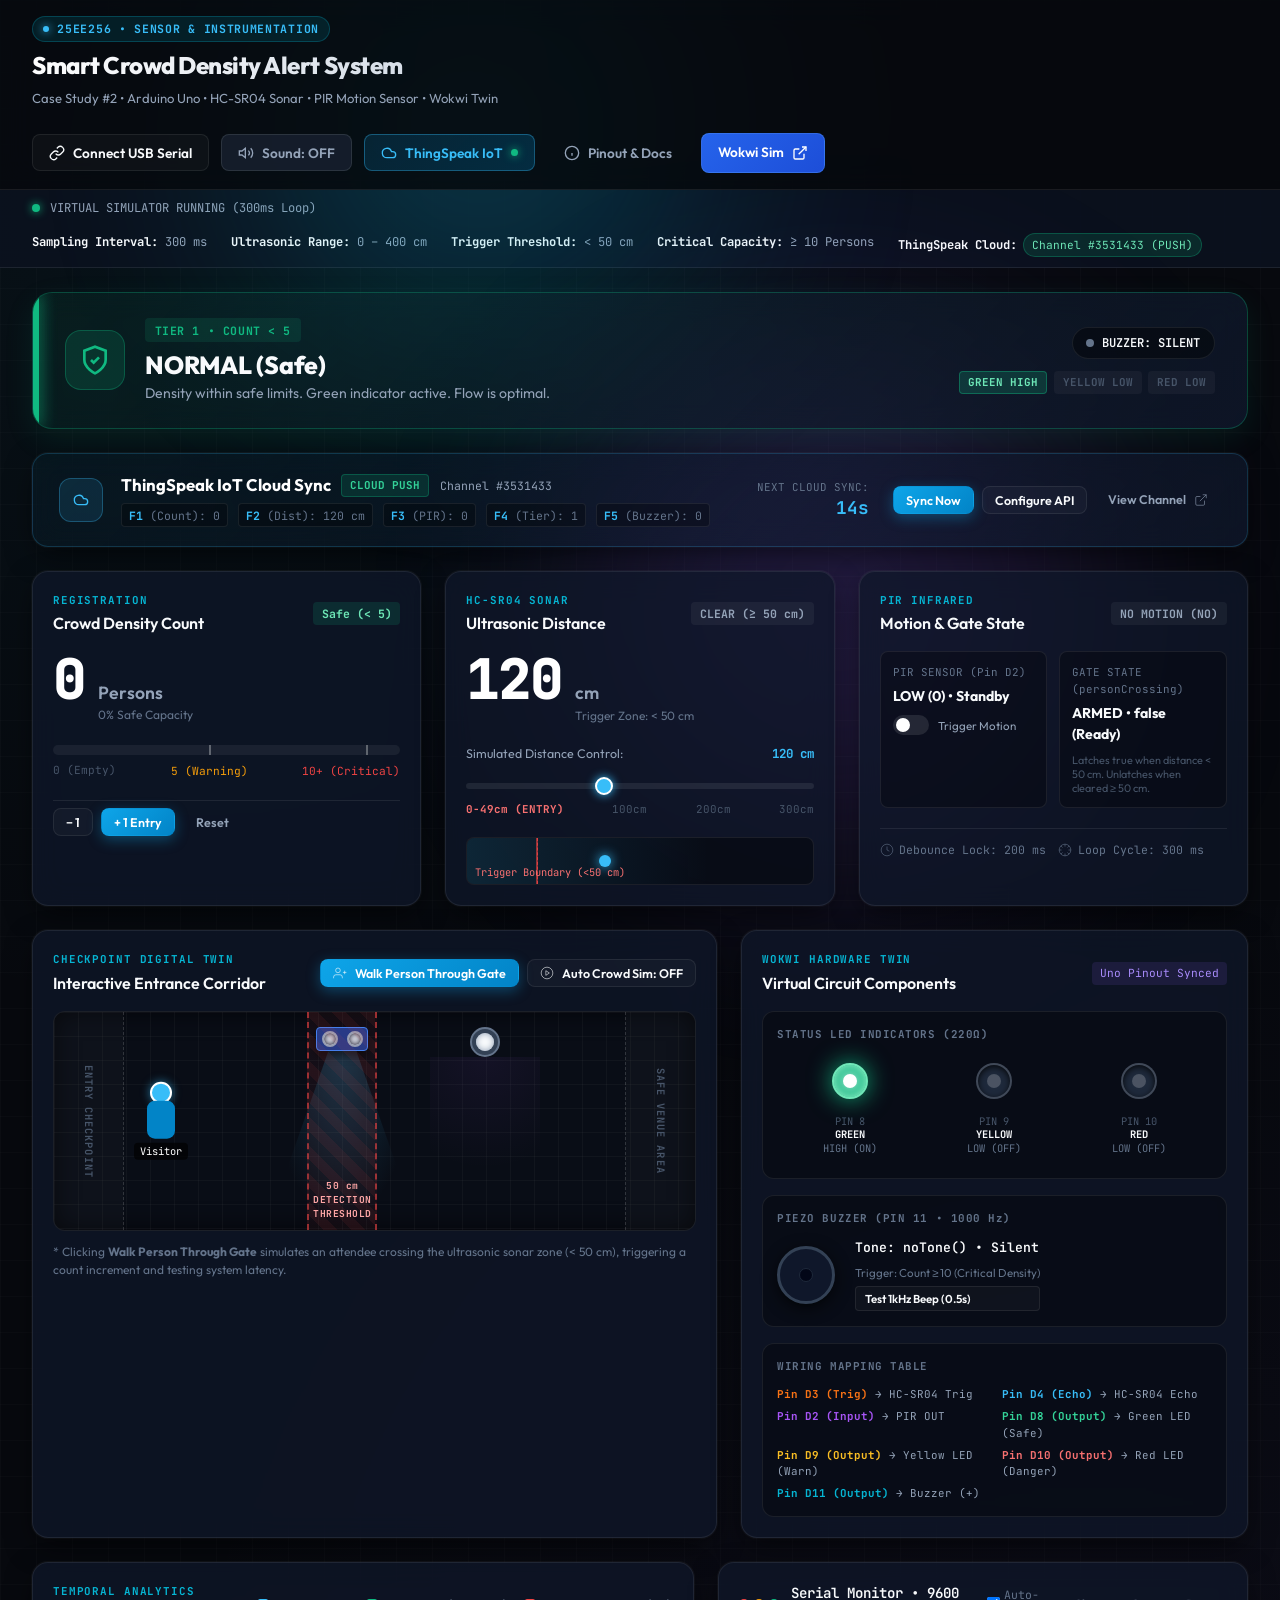
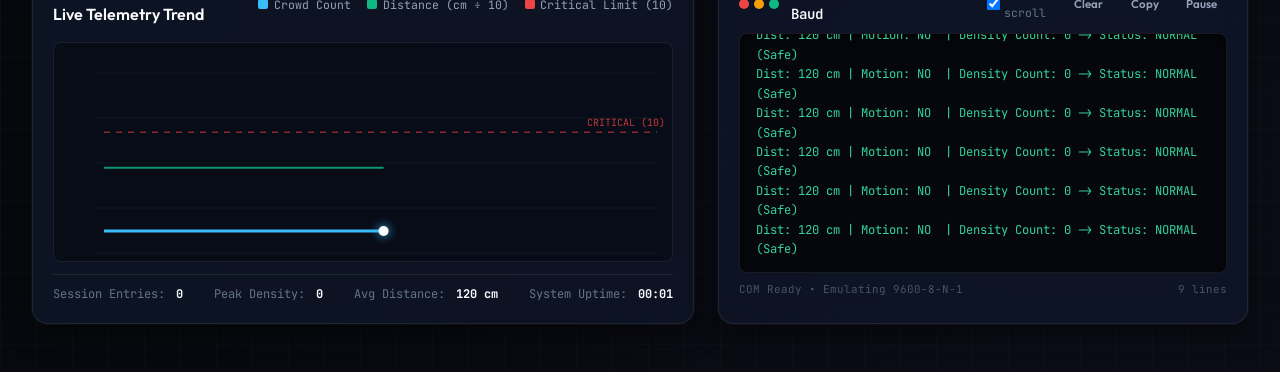
<file: index.html>
<!DOCTYPE html>
<html lang="en">
<head>
  <meta charset="UTF-8">
  <meta name="viewport" content="width=device-width, initial-scale=1.0">
  <title>Smart Crowd Density Alert System | 25EE256</title>
  <meta name="description" content="Interactive IoT & Sensor Telemetry Dashboard for Smart Crowd Density Alert System - Case Study #2 (25EE256 Sensor and Instrumentation).">
  
  <!-- Google Fonts -->
  <link rel="preconnect" href="https://fonts.googleapis.com">
  <link rel="preconnect" href="https://fonts.gstatic.com" crossorigin>
  <link href="https://fonts.googleapis.com/css2?family=JetBrains+Mono:wght@400;500;700&family=Outfit:wght@300;400;500;600;700;800&display=swap" rel="stylesheet">
  
  <link rel="stylesheet" href="style.css">
</head>
<body>
  <!-- Background Glow Accents -->
  <div class="ambient-glow glow-1" id="ambientGlow1"></div>
  <div class="ambient-glow glow-2" id="ambientGlow2"></div>

  <!-- Header Section -->
  <header class="app-header">
    <div class="header-left">
      <div class="badge-tag">
        <span class="pulse-dot"></span>
        <span class="tag-text">25EE256 &bull; SENSOR &amp; INSTRUMENTATION</span>
      </div>
      <h1 class="project-title">Smart Crowd Density Alert System</h1>
      <p class="project-subtitle">Case Study #2 &bull; Arduino Uno &bull; HC-SR04 Sonar &bull; PIR Motion Sensor &bull; Wokwi Twin</p>
    </div>
    
    <div class="header-actions">
      <!-- Web Serial Hardware Connect -->
      <button class="btn btn-outline" id="btnConnectSerial" title="Connect physical Arduino Uno via USB Serial">
        <svg class="icon" viewBox="0 0 24 24" fill="none" stroke="currentColor" stroke-width="2">
          <path d="M10 13a5 5 0 0 0 7.54.54l3-3a5 5 0 0 0-7.07-7.07l-1.72 1.71"></path>
          <path d="M14 11a5 5 0 0 0-7.54-.54l-3 3a5 5 0 0 0 7.07 7.07l1.71-1.71"></path>
        </svg>
        <span id="serialBtnText">Connect USB Serial</span>
      </button>

      <!-- Audio Alarm Toggle -->
      <button class="btn btn-secondary" id="btnAudioToggle" title="Enable/Mute 1kHz Piezo Buzzer Synthesizer">
        <svg class="icon icon-volume" id="audioIcon" viewBox="0 0 24 24" fill="none" stroke="currentColor" stroke-width="2">
          <polygon points="11 5 6 9 2 9 2 15 6 15 11 19 11 5"></polygon>
          <path class="vol-wave" d="M15.54 8.46a5 5 0 0 1 0 7.07"></path>
          <path class="vol-wave" d="M19.07 4.93a10 10 0 0 1 0 14.14"></path>
        </svg>
        <span id="audioBtnText">Sound: OFF</span>
      </button>

      <!-- ThingSpeak IoT Cloud Configuration -->
      <button class="btn btn-thingspeak" id="btnOpenThingSpeak" title="Configure ThingSpeak IoT Cloud API">
        <svg class="icon icon-cloud" viewBox="0 0 24 24" fill="none" stroke="currentColor" stroke-width="2">
          <path d="M17.5 19H9a7 7 0 1 1 6.71-9h1.79a4.5 4.5 0 1 1 0 9Z"></path>
        </svg>
        <span id="thingspeakBtnText">ThingSpeak IoT</span>
        <span class="thingspeak-status-dot" id="tsStatusDot"></span>
      </button>

      <!-- Pinout & Info Modal Button -->
      <button class="btn btn-ghost" id="btnOpenDocs" title="Hardware Pinout & Circuit Schematic">
        <svg class="icon" viewBox="0 0 24 24" fill="none" stroke="currentColor" stroke-width="2">
          <circle cx="12" cy="12" r="10"></circle>
          <line x1="12" y1="16" x2="12" y2="12"></line>
          <line x1="12" y1="8" x2="12.01" y2="8"></line>
        </svg>
        <span>Pinout &amp; Docs</span>
      </button>

      <!-- Wokwi External Link -->
      <a href="https://wokwi.com/projects/476163947415643137" target="_blank" rel="noopener noreferrer" class="btn btn-wokwi" title="Open Simulation in Wokwi">
        <span>Wokwi Sim</span>
        <svg class="icon icon-external" viewBox="0 0 24 24" fill="none" stroke="currentColor" stroke-width="2">
          <path d="M18 13v6a2 2 0 0 1-2 2H5a2 2 0 0 1-2-2V8a2 2 0 0 1 2-2h6"></path>
          <polyline points="15 3 21 3 21 9"></polyline>
          <line x1="10" y1="14" x2="21" y2="3"></line>
        </svg>
      </a>
    </div>
  </header>

  <!-- Live Mode / Source Banner -->
  <div class="system-status-bar" id="systemStatusBar">
    <div class="status-indicator">
      <span class="status-beacon" id="statusBeacon"></span>
      <span class="status-mode-label" id="statusModeLabel">VIRTUAL SIMULATOR RUNNING (300ms Loop)</span>
    </div>
    <div class="status-metrics-strip">
      <div class="strip-item"><strong>Sampling Interval:</strong> 300 ms</div>
      <div class="strip-item"><strong>Ultrasonic Range:</strong> 0 &ndash; 400 cm</div>
      <div class="strip-item"><strong>Trigger Threshold:</strong> &lt; 50 cm</div>
      <div class="strip-item"><strong>Critical Capacity:</strong> &ge; 10 Persons</div>
      <div class="strip-item ts-strip-item" id="tsSyncStripItem">
        <strong>ThingSpeak Cloud:</strong>
        <span class="ts-status-badge" id="tsSyncStatusBadge">Disabled (Click to Config)</span>
      </div>
    </div>
  </div>

  <main class="dashboard-grid">
    <!-- MASTER ALERT BANNER (TIER STATUS) -->
    <section class="card alert-hero tier-normal" id="alertHeroCard">
      <div class="alert-hero-content">
        <div class="alert-icon-wrapper" id="alertIconWrapper">
          <!-- Green Shield by default -->
          <svg class="alert-icon" id="alertHeroIcon" viewBox="0 0 24 24" fill="none" stroke="currentColor" stroke-width="2">
            <path d="M12 22s8-4 8-10V5l-8-3-8 3v7c0 6 8 10 8 10z"></path>
            <path d="m9 12 2 2 4-4"></path>
          </svg>
        </div>
        <div class="alert-info">
          <div class="tier-badge" id="tierBadge">TIER 1 &bull; COUNT &lt; 5</div>
          <h2 class="alert-title" id="alertTitle">NORMAL (Safe)</h2>
          <p class="alert-desc" id="alertDesc">Density within safe limits. Green indicator active. Flow is optimal.</p>
        </div>
      </div>
      <div class="alert-hero-meta">
        <div class="alarm-status-pill" id="buzzerPill">
          <span class="buzzer-pulse-dot" id="buzzerPulseDot"></span>
          <span id="buzzerPillText">BUZZER: SILENT</span>
        </div>
        <div class="led-state-summary" id="ledStateSummary">
          <span class="led-pill led-pill-green active">GREEN HIGH</span>
          <span class="led-pill led-pill-yellow">YELLOW LOW</span>
          <span class="led-pill led-pill-red">RED LOW</span>
        </div>
      </div>
    </section>

    <!-- THINGSPEAK CLOUD TELEMETRY WIDGET -->
    <section class="card thingspeak-cloud-card" id="tsCloudCard">
      <div class="ts-card-left">
        <div class="ts-icon-badge">
          <svg class="icon icon-cloud" viewBox="0 0 24 24" fill="none" stroke="currentColor" stroke-width="2">
            <path d="M17.5 19H9a7 7 0 1 1 6.71-9h1.79a4.5 4.5 0 1 1 0 9Z"></path>
          </svg>
        </div>
        <div class="ts-meta-info">
          <div class="ts-title-row">
            <h3 class="ts-heading">ThingSpeak IoT Cloud Sync</h3>
            <span class="ts-mode-tag" id="tsModeTag">SYNC OFF</span>
            <span class="ts-channel-tag" id="tsChannelTag">Channel: Not Configured</span>
          </div>
          <div class="ts-payload-preview" id="tsPayloadPreview">
            <span class="payload-field"><strong>F1</strong> (Count): <span id="tsF1">-</span></span>
            <span class="payload-field"><strong>F2</strong> (Dist): <span id="tsF2">-</span> cm</span>
            <span class="payload-field"><strong>F3</strong> (PIR): <span id="tsF3">-</span></span>
            <span class="payload-field"><strong>F4</strong> (Tier): <span id="tsF4">-</span></span>
            <span class="payload-field"><strong>F5</strong> (Buzzer): <span id="tsF5">-</span></span>
          </div>
        </div>
      </div>

      <div class="ts-card-right">
        <div class="ts-countdown-wrapper">
          <div class="ts-timer-label">Next Cloud Sync:</div>
          <div class="ts-timer-val" id="tsTimerVal">Ready</div>
        </div>
        <div class="ts-actions">
          <button class="btn btn-sm btn-primary" id="btnTsManualSync" title="Force an immediate push/pull now">Sync Now</button>
          <button class="btn btn-sm btn-outline" id="btnTsConfigure" title="Open ThingSpeak API Settings">Configure API</button>
          <a href="#" target="_blank" rel="noopener noreferrer" class="btn btn-sm btn-ghost" id="btnTsViewChannel" style="display:none;" title="Open Channel on ThingSpeak.com">
            <span>View Channel</span>
            <svg class="icon-tiny" viewBox="0 0 24 24" fill="none" stroke="currentColor"><path d="M18 13v6a2 2 0 0 1-2 2H5a2 2 0 0 1-2-2V8a2 2 0 0 1 2-2h6"></path><polyline points="15 3 21 3 21 9"></polyline><line x1="10" y1="14" x2="21" y2="3"></line></svg>
          </a>
        </div>
      </div>
    </section>

    <!-- KEY TELEMETRY METRICS ROW -->
    <div class="metrics-row">
      <!-- CROWD COUNT CARD -->
      <section class="card metric-card" id="cardCrowd">
        <div class="card-header">
          <div class="metric-title-group">
            <span class="metric-badge">REGISTRATION</span>
            <h3 class="card-label">Crowd Density Count</h3>
          </div>
          <span class="metric-status-tag" id="crowdStatusTag">Safe (< 5)</span>
        </div>
        
        <div class="metric-value-container">
          <div class="metric-large-number" id="crowdCountValue">0</div>
          <div class="metric-unit-col">
            <span class="metric-unit">Persons</span>
            <span class="metric-sub" id="crowdCapacityPct">0% Max Threshold</span>
          </div>
        </div>

        <!-- Progress Gauge Bar -->
        <div class="capacity-gauge-track">
          <div class="gauge-tier-mark mark-5" title="Warning Threshold (5)"></div>
          <div class="gauge-tier-mark mark-10" title="Critical Alarm (10)"></div>
          <div class="capacity-gauge-fill" id="capacityGaugeFill" style="width: 0%;"></div>
        </div>
        <div class="gauge-labels">
          <span>0 (Empty)</span>
          <span class="mid-warn">5 (Warning)</span>
          <span class="max-danger">10+ (Critical)</span>
        </div>

        <!-- Quick Adjustment Actions -->
        <div class="card-action-bar">
          <button class="btn btn-sm btn-outline" id="btnSubCount" title="Decrease Count by 1">&minus; 1</button>
          <button class="btn btn-sm btn-primary" id="btnAddCount" title="Increase Count by 1">+ 1 Entry</button>
          <button class="btn btn-sm btn-ghost" id="btnResetCount" title="Reset Counter to 0">Reset</button>
        </div>
      </section>

      <!-- ULTRASONIC DISTANCE SENSOR (HC-SR04) -->
      <section class="card metric-card" id="cardUltrasonic">
        <div class="card-header">
          <div class="metric-title-group">
            <span class="metric-badge">HC-SR04 SONAR</span>
            <h3 class="card-label">Ultrasonic Distance</h3>
          </div>
          <span class="sonar-trigger-tag" id="sonarTriggerTag">CLEAR (&ge; 50 cm)</span>
        </div>

        <div class="metric-value-container">
          <div class="metric-large-number" id="distanceValue">120</div>
          <div class="metric-unit-col">
            <span class="metric-unit">cm</span>
            <span class="metric-sub">Trigger Zone: &lt; 50 cm</span>
          </div>
        </div>

        <!-- Interactive Distance Slider -->
        <div class="slider-control-group">
          <div class="slider-header">
            <label for="distanceSlider">Simulated Distance Control:</label>
            <span class="slider-display" id="distanceSliderDisplay">120 cm</span>
          </div>
          <input type="range" id="distanceSlider" min="5" max="300" value="120" step="1" class="custom-range">
          <div class="slider-ticks">
            <span class="tick trigger-zone-tick">0-49cm (ENTRY)</span>
            <span>100cm</span>
            <span>200cm</span>
            <span>300cm</span>
          </div>
        </div>

        <!-- Sonar Visualizer Wave Radar -->
        <div class="sonar-mini-radar">
          <div class="radar-beam" id="radarBeam"></div>
          <div class="radar-target" id="radarTarget" style="left: 40%;"></div>
          <div class="radar-threshold-line" title="50cm Trigger Line"></div>
          <span class="radar-zone-label">Trigger Boundary (&lt;50 cm)</span>
        </div>
      </section>

      <!-- PIR MOTION SENSOR & GATE STATE -->
      <section class="card metric-card" id="cardPIR">
        <div class="card-header">
          <div class="metric-title-group">
            <span class="metric-badge">PIR INFRARED</span>
            <h3 class="card-label">Motion &amp; Gate State</h3>
          </div>
          <span class="pir-status-pill" id="pirPill">NO MOTION</span>
        </div>

        <div class="pir-sensors-grid">
          <div class="sensor-mini-tile">
            <span class="tile-label">PIR SENSOR (Pin D2)</span>
            <div class="tile-status" id="pirStatusText">LOW (0) &bull; Standby</div>
            <div class="pir-toggle-wrap">
              <label class="switch-toggle" for="pirToggle">
                <input type="checkbox" id="pirToggle">
                <span class="slider-switch"></span>
              </label>
              <span class="toggle-help">Trigger Motion</span>
            </div>
          </div>

          <div class="sensor-mini-tile">
            <span class="tile-label">GATE STATE (personCrossing)</span>
            <div class="tile-status" id="crossingStatusText">ARMED &bull; false</div>
            <p class="tile-hint">Latches true when distance &lt; 50 cm. Unlatches when cleared &ge; 50 cm.</p>
          </div>
        </div>

        <!-- Debounce & Safety Timing -->
        <div class="system-timing-footer">
          <div class="timing-badge">
            <svg class="icon-tiny" viewBox="0 0 24 24" fill="none" stroke="currentColor"><circle cx="12" cy="12" r="10"></circle><polyline points="12 6 12 12 16 14"></polyline></svg>
            <span>Debounce Lock: 200 ms</span>
          </div>
          <div class="timing-badge">
            <svg class="icon-tiny" viewBox="0 0 24 24" fill="none" stroke="currentColor"><circle cx="12" cy="12" r="10"></circle><path d="M12 2v4M12 18v4M4.93 4.93l2.83 2.83M16.24 16.24l2.83 2.83M2 12h4M18 12h4M4.93 19.07l2.83-2.83M16.24 7.76l2.83-2.83"></path></svg>
            <span>Loop Cycle: 300 ms</span>
          </div>
        </div>
      </section>
    </div>

    <!-- MIDDLE SECTION: DIGITAL TWIN CORRIDOR & HARDWARE BENCH -->
    <div class="middle-layout">
      <!-- 2D DIGITAL TWIN CHECKPOINT CORRIDOR -->
      <section class="card corridor-section" id="corridorSection">
        <div class="card-header">
          <div class="metric-title-group">
            <span class="metric-badge">CHECKPOINT DIGITAL TWIN</span>
            <h3 class="card-label">Interactive Entrance Corridor</h3>
          </div>
          <div class="corridor-controls">
            <button class="btn btn-sm btn-primary" id="btnSimulatePerson">
              <svg class="icon-tiny" viewBox="0 0 24 24" fill="none" stroke="currentColor"><path d="M16 21v-2a4 4 0 0 0-4-4H5a4 4 0 0 0-4 4v2"></path><circle cx="8.5" cy="7.5" r="4"></circle><line x1="20" y1="8" x2="20" y2="14"></line><line x1="23" y1="11" x2="17" y2="11"></line></svg>
              <span>Walk Person Through Gate</span>
            </button>
            <button class="btn btn-sm btn-outline" id="btnAutoTraffic">
              <svg class="icon-tiny" viewBox="0 0 24 24" fill="none" stroke="currentColor"><circle cx="12" cy="12" r="10"></circle><polygon points="10 8 16 12 10 16 10 8"></polygon></svg>
              <span id="autoTrafficText">Auto Crowd Sim: OFF</span>
            </button>
          </div>
        </div>

        <div class="corridor-viewport" id="corridorViewport">
          <!-- Corridor Background & Floor Grid -->
          <div class="corridor-walkway">
            <div class="corridor-flow-arrow"></div>
            <div class="corridor-entry-gate">
              <span class="gate-sign">ENTRY CHECKPOINT</span>
            </div>

            <!-- Ultrasonic Sensor Mount on Wall -->
            <div class="sensor-mount sonar-mount">
              <div class="sensor-device hc-sr04-mini" title="HC-SR04 Sensor (Trig: 3, Echo: 4)">
                <div class="sonar-eye"></div>
                <div class="sonar-eye"></div>
              </div>
              <div class="sonar-field" id="sonarFieldBeam"></div>
            </div>

            <!-- PIR Sensor Mount overhead -->
            <div class="sensor-mount pir-mount">
              <div class="pir-device-mini" title="PIR Motion Sensor (Pin: 2)">
                <div class="pir-dome"></div>
              </div>
              <div class="pir-detection-cone" id="pirCone"></div>
            </div>

            <!-- 50cm Detection Threshold Line -->
            <div class="checkpoint-threshold-zone">
              <div class="threshold-barrier-line"></div>
              <span class="barrier-text">50 cm DETECTION THRESHOLD</span>
            </div>

            <!-- Walking Avatar (Animated) -->
            <div class="avatar-walker" id="avatarWalker">
              <div class="avatar-head"></div>
              <div class="avatar-body"></div>
              <span class="avatar-label" id="avatarLabel">Visitor</span>
            </div>

            <div class="corridor-exit-gate">
              <span class="gate-sign">SAFE VENUE AREA</span>
            </div>
          </div>
        </div>
        <p class="corridor-footnote">
          * Clicking <strong>Walk Person Through Gate</strong> simulates an attendee crossing the ultrasonic sonar zone (&lt; 50 cm), triggering a count increment and testing system latency.
        </p>
      </section>

      <!-- HARDWARE TEST BENCH (WOKWI TWIN) -->
      <section class="card hardware-bench" id="hardwareBench">
        <div class="card-header">
          <div class="metric-title-group">
            <span class="metric-badge">WOKWI HARDWARE TWIN</span>
            <h3 class="card-label">Virtual Circuit Components</h3>
          </div>
          <span class="circuit-chip">Uno Pinout Synced</span>
        </div>

        <div class="hardware-components-grid">
          <!-- 1. LEDs Bank -->
          <div class="hw-module led-bank-module">
            <div class="hw-module-title">STATUS LED INDICATORS (220&Omega;)</div>
            <div class="leds-container">
              <!-- Green LED -->
              <div class="led-fixture">
                <div class="led-bulb led-bulb-green active" id="hwLedGreen">
                  <div class="bulb-core"></div>
                </div>
                <div class="led-reflection green-glow" id="glowGreen"></div>
                <div class="led-meta">
                  <span class="led-pin">PIN 8</span>
                  <span class="led-name">GREEN</span>
                  <span class="led-state" id="stateGreenText">HIGH (ON)</span>
                </div>
              </div>

              <!-- Yellow LED -->
              <div class="led-fixture">
                <div class="led-bulb led-bulb-yellow" id="hwLedYellow">
                  <div class="bulb-core"></div>
                </div>
                <div class="led-reflection yellow-glow" id="glowYellow"></div>
                <div class="led-meta">
                  <span class="led-pin">PIN 9</span>
                  <span class="led-name">YELLOW</span>
                  <span class="led-state" id="stateYellowText">LOW (OFF)</span>
                </div>
              </div>

              <!-- Red LED -->
              <div class="led-fixture">
                <div class="led-bulb led-bulb-red" id="hwLedRed">
                  <div class="bulb-core"></div>
                </div>
                <div class="led-reflection red-glow" id="glowRed"></div>
                <div class="led-meta">
                  <span class="led-pin">PIN 10</span>
                  <span class="led-name">RED</span>
                  <span class="led-state" id="stateRedText">LOW (OFF)</span>
                </div>
              </div>
            </div>
          </div>

          <!-- 2. Piezo Buzzer Module -->
          <div class="hw-module buzzer-module">
            <div class="hw-module-title">PIEZO BUZZER (PIN 11 &bull; 1000 Hz)</div>
            <div class="buzzer-visual-wrapper">
              <div class="buzzer-housing" id="buzzerHousing">
                <div class="buzzer-hole"></div>
                <div class="sound-wave-ring ring-1" id="soundWave1"></div>
                <div class="sound-wave-ring ring-2" id="soundWave2"></div>
                <div class="sound-wave-ring ring-3" id="soundWave3"></div>
              </div>
              <div class="buzzer-info">
                <div class="buzzer-frequency">Tone: <span id="buzzerFreqText">noTone() &bull; Silent</span></div>
                <div class="buzzer-trigger-condition">Trigger: Count &ge; 10 (Critical Density)</div>
                <button class="btn btn-xs btn-outline" id="btnTestBuzzer">Test 1kHz Beep (0.5s)</button>
              </div>
            </div>
          </div>

          <!-- 3. Sensors Summary Pinout -->
          <div class="hw-module pinout-summary-module">
            <div class="hw-module-title">WIRING MAPPING TABLE</div>
            <div class="pinout-compact-table">
              <div class="pin-row"><span class="pin-wire trig">Pin D3 (Trig)</span> &rarr; HC-SR04 Trig</div>
              <div class="pin-row"><span class="pin-wire echo">Pin D4 (Echo)</span> &rarr; HC-SR04 Echo</div>
              <div class="pin-row"><span class="pin-wire pir">Pin D2 (Input)</span> &rarr; PIR OUT</div>
              <div class="pin-row"><span class="pin-wire grn">Pin D8 (Output)</span> &rarr; Green LED (Safe)</div>
              <div class="pin-row"><span class="pin-wire yel">Pin D9 (Output)</span> &rarr; Yellow LED (Warn)</div>
              <div class="pin-row"><span class="pin-wire red">Pin D10 (Output)</span> &rarr; Red LED (Danger)</div>
              <div class="pin-row"><span class="pin-wire bz">Pin D11 (Output)</span> &rarr; Buzzer (+)</div>
            </div>
          </div>
        </div>
      </section>
    </div>

    <!-- LOWER SECTION: LIVE TELEMETRY CHART & SERIAL MONITOR -->
    <div class="lower-layout">
      <!-- REAL-TIME TELEMETRY CHART -->
      <section class="card chart-section" id="chartSection">
        <div class="card-header">
          <div class="metric-title-group">
            <span class="metric-badge">TEMPORAL ANALYTICS</span>
            <h3 class="card-label">Live Telemetry Trend</h3>
          </div>
          <div class="chart-legend">
            <span class="legend-item"><span class="legend-color legend-crowd"></span> Crowd Count</span>
            <span class="legend-item"><span class="legend-color legend-distance"></span> Distance (cm &divide; 10)</span>
            <span class="legend-item"><span class="legend-color legend-threshold"></span> Critical Limit (10)</span>
          </div>
        </div>

        <div class="canvas-container">
          <canvas id="telemetryChart" width="800" height="260"></canvas>
        </div>

        <div class="chart-stats-bar">
          <div class="cstat">
            <span class="cstat-lbl">Session Entries:</span>
            <span class="cstat-val" id="totalEntriesStat">0</span>
          </div>
          <div class="cstat">
            <span class="cstat-lbl">Peak Density:</span>
            <span class="cstat-val" id="peakDensityStat">0</span>
          </div>
          <div class="cstat">
            <span class="cstat-lbl">Avg Distance:</span>
            <span class="cstat-val" id="avgDistanceStat">120 cm</span>
          </div>
          <div class="cstat">
            <span class="cstat-lbl">System Uptime:</span>
            <span class="cstat-val" id="uptimeStat">00:00</span>
          </div>
        </div>
      </section>

      <!-- ARDUINO SERIAL MONITOR CONSOLE -->
      <section class="card terminal-section" id="terminalSection">
        <div class="card-header terminal-header">
          <div class="terminal-title-group">
            <div class="terminal-dots">
              <span class="tdot red"></span>
              <span class="tdot yellow"></span>
              <span class="tdot green"></span>
            </div>
            <span class="card-label terminal-title">Serial Monitor &bull; 9600 Baud</span>
          </div>
          
          <div class="terminal-actions">
            <label class="autoscroll-label">
              <input type="checkbox" id="chkAutoScroll" checked>
              <span>Auto-scroll</span>
            </label>
            <button class="btn btn-xs btn-ghost" id="btnClearTerminal" title="Clear console">Clear</button>
            <button class="btn btn-xs btn-ghost" id="btnCopyTerminal" title="Copy output">Copy</button>
            <button class="btn btn-xs btn-ghost" id="btnPauseTerminal" title="Pause stream">Pause</button>
          </div>
        </div>

        <div class="terminal-body" id="terminalBody">
          <!-- Dynamic serial print output will be rendered here -->
        </div>

        <div class="terminal-footer">
          <span class="terminal-status-info" id="terminalStatusInfo">COM Ready &bull; Emulating 9600-8-N-1</span>
          <span class="terminal-count-info" id="terminalLineCount">0 lines</span>
        </div>
      </section>
    </div>
  </main>

  <!-- MODAL: PINOUT REFERENCE & CASE STUDY DOCUMENTATION -->
  <div class="modal-backdrop" id="docsModal" aria-hidden="true">
    <div class="modal-dialog">
      <div class="modal-header">
        <div class="modal-title-group">
          <span class="badge-tag">LAB SPECIFICATION</span>
          <h2>25EE256 - Sensor &amp; Instrumentation Case Study #2</h2>
        </div>
        <button class="btn-close-modal" id="btnCloseModal" aria-label="Close dialog">&times;</button>
      </div>

      <div class="modal-content">
        <h3>1. System Description</h3>
        <p>
          The <strong>Smart Crowd Density Alert System</strong> monitors foot-traffic through an access corridor using an 
          <strong>HC-SR04 ultrasonic distance sensor</strong> to measure target proximity and a <strong>PIR motion sensor</strong> 
          to verify occupant presence.
        </p>

        <h3>2. State Machine &amp; Alert Tiers</h3>
        <table class="specs-table">
          <thead>
            <tr>
              <th>Tier Level</th>
              <th>Crowd Count</th>
              <th>Green LED (D8)</th>
              <th>Yellow LED (D9)</th>
              <th>Red LED (D10)</th>
              <th>Buzzer (D11)</th>
              <th>Diagnostic Action</th>
            </tr>
          </thead>
          <tbody>
            <tr>
              <td><strong>Tier 1: Normal</strong></td>
              <td>&lt; 5</td>
              <td><span class="badge green">HIGH</span></td>
              <td>LOW</td>
              <td>LOW</td>
              <td>noTone()</td>
              <td>Safe passage; optimal density</td>
            </tr>
            <tr>
              <td><strong>Tier 2: Warning</strong></td>
              <td>5 to 9</td>
              <td>LOW</td>
              <td><span class="badge yellow">HIGH</span></td>
              <td>LOW</td>
              <td>noTone()</td>
              <td>Approaching venue capacity</td>
            </tr>
            <tr>
              <td><strong>Tier 3: Critical</strong></td>
              <td>&ge; 10</td>
              <td>LOW</td>
              <td>LOW</td>
              <td><span class="badge red">HIGH</span></td>
              <td><span class="badge red">tone(1000Hz)</span></td>
              <td>OVERCROWDED! Evacuation / Diversion</td>
            </tr>
          </tbody>
        </table>

        <h3>3. Physics &amp; Sensing Formulas</h3>
        <ul>
          <li><strong>Ultrasonic Time-of-Flight:</strong> <code>distance (cm) = (duration &times; 0.0343) / 2</code> where sound speed is 343 m/s in air.</li>
          <li><strong>Entry Registration:</strong> Counts when <code>distance &lt; 50 cm</code> and unlatches once <code>distance &ge; 50 cm</code> with a 200ms debounce.</li>
          <li><strong>Execution Period:</strong> Main loop executes every <code>300 ms</code>.</li>
        </ul>

        <h3>4. Web Serial Physical Bridge</h3>
        <p>
          You can flash this Arduino code directly onto a real Arduino Uno via the Arduino IDE, connect your board to this PC via USB, and click <strong>"Connect USB Serial"</strong> at 9600 baud. The web application will automatically switch to hardware parsing mode!
        </p>
      </div>
      
      <div class="modal-footer">
        <a href="https://wokwi.com/projects/476163947415643137" target="_blank" class="btn btn-wokwi">Open Original Wokwi Project</a>
        <button class="btn btn-primary" id="btnModalCloseAction">Close</button>
      </div>
    </div>
  </div>

  <!-- MODAL: THINGSPEAK IOT CLOUD CONFIGURATION -->
  <div class="modal-backdrop" id="thingspeakModal" aria-hidden="true">
    <div class="modal-dialog ts-modal-dialog">
      <div class="modal-header">
        <div class="modal-title-group">
          <div class="badge-tag">
            <span class="pulse-dot"></span>
            <span>MATHWORKS THINGSPEAK IOT</span>
          </div>
          <h2>Configure ThingSpeak Cloud API</h2>
          <p class="modal-subheading">Sync telemetry between your Crowd Density system and ThingSpeak IoT channels.</p>
        </div>
        <button class="btn-close-modal" id="btnCloseTsModal" aria-label="Close dialog">&times;</button>
      </div>

      <div class="modal-content ts-modal-content">
        <!-- Status Message Banner -->
        <div class="ts-alert-box" id="tsAlertBox" style="display:none;"></div>

        <form id="tsApiForm" onsubmit="return false;">
          <div class="ts-form-grid">
            <!-- Channel ID -->
            <div class="form-group">
              <label for="tsInputChannelId">ThingSpeak Channel ID <span class="req">*</span></label>
              <input type="text" id="tsInputChannelId" class="form-input" placeholder="e.g. 3531433" value="3531433" required>
              <span class="form-help">Found on your ThingSpeak Channel page.</span>
            </div>

            <!-- Sync Direction Mode -->
            <div class="form-group">
              <label for="tsSelectMode">Sync Direction</label>
              <select id="tsSelectMode" class="form-select">
                <option value="push" selected>Push (Publish local telemetry to ThingSpeak)</option>
                <option value="pull">Pull (Monitor remote hardware from ThingSpeak)</option>
              </select>
              <span class="form-help">Push sends simulated/USB data; Pull fetches remote channel feeds.</span>
            </div>

            <!-- Write API Key -->
            <div class="form-group">
              <label for="tsInputWriteKey">Write API Key (Required for Push)</label>
              <div class="input-with-action">
                <input type="password" id="tsInputWriteKey" class="form-input" placeholder="16-character Write Key" value="SMC6F9WGAFKCSOA1">
                <button type="button" class="btn-input-eye" id="btnToggleWriteKey" title="Toggle visibility">👁</button>
              </div>
              <span class="form-help">From Channel &rarr; API Keys tab.</span>
            </div>

            <!-- Read API Key -->
            <div class="form-group">
              <label for="tsInputReadKey">Read API Key (Optional for Public channels)</label>
              <div class="input-with-action">
                <input type="password" id="tsInputReadKey" class="form-input" placeholder="16-character Read Key" value="CZEXV3R3Z6256614">
                <button type="button" class="btn-input-eye" id="btnToggleReadKey" title="Toggle visibility">👁</button>
              </div>
              <span class="form-help">Required if your channel is set to Private.</span>
            </div>

            <!-- Update Interval -->
            <div class="form-group">
              <label for="tsSelectInterval">Update Interval</label>
              <select id="tsSelectInterval" class="form-select">
                <option value="15000">15 Seconds (ThingSpeak Free Tier standard)</option>
                <option value="20000">20 Seconds</option>
                <option value="30000">30 Seconds</option>
                <option value="60000">60 Seconds</option>
              </select>
              <span class="form-help">ThingSpeak rate limit: 1 update per 15 seconds.</span>
            </div>

            <!-- Auto Sync Toggle -->
            <div class="form-group form-group-checkbox">
              <label class="switch-toggle" for="tsAutoSyncToggle">
                <input type="checkbox" id="tsAutoSyncToggle" checked>
                <span class="slider-switch"></span>
              </label>
              <div class="switch-info">
                <strong>Enable Automatic Cloud Sync</strong>
                <span class="form-help">Periodically push or poll data at the chosen interval.</span>
              </div>
            </div>
          </div>
        </form>

        <!-- Field Mappings Accordion / Summary -->
        <div class="ts-field-guide">
          <h4>ThingSpeak Field Assignment Mapping:</h4>
          <div class="ts-fields-grid">
            <div class="ts-fitem"><span class="f-badge">Field 1</span> <strong>Crowd Density Count</strong> (0 to 15+)</div>
            <div class="ts-fitem"><span class="f-badge">Field 2</span> <strong>Distance</strong> (cm from HC-SR04)</div>
            <div class="ts-fitem"><span class="f-badge">Field 3</span> <strong>PIR Motion</strong> (0: None, 1: Active)</div>
            <div class="ts-fitem"><span class="f-badge">Field 4</span> <strong>Status Tier</strong> (1: Normal, 2: Warn, 3: Danger)</div>
            <div class="ts-fitem"><span class="f-badge">Field 5</span> <strong>Buzzer State</strong> (0: Silent, 1: Sounding)</div>
          </div>
        </div>

        <!-- Live Diagnostics Log for ThingSpeak -->
        <div class="ts-diagnostics-box" id="tsDiagnosticsBox">
          <div class="ts-diag-header">API Diagnostics Output:</div>
          <div class="ts-diag-content" id="tsDiagContent">No tests performed yet. Enter your keys and click "Test Connection".</div>
        </div>
      </div>

      <div class="modal-footer ts-modal-footer">
        <button class="btn btn-danger-ghost" id="btnClearTsConfig">Clear &amp; Disconnect</button>
        <button class="btn btn-outline" id="btnTestTsConnection">Test Connection</button>
        <button class="btn btn-primary" id="btnSaveTsConfig">Save &amp; Start Sync</button>
      </div>
    </div>
  </div>

  <script src="app.js"></script>
</body>
</html>
</file>
<file: style.css>
/* ==========================================================================
   Smart Crowd Density Alert System - Case Study #2 (25EE256)
   Advanced Design System & Cyber-Physical IoT Dashboard Stylesheet
   ========================================================================== */

:root {
  /* Color Palette Tokens */
  --bg-primary: #07090e;
  --bg-secondary: #0e131f;
  --bg-surface: rgba(18, 25, 41, 0.72);
  --bg-surface-elevated: rgba(26, 36, 58, 0.85);
  --bg-glass-card: rgba(15, 23, 42, 0.75);
  
  --border-subtle: rgba(255, 255, 255, 0.08);
  --border-focus: rgba(56, 189, 248, 0.45);
  
  --text-main: #f8fafc;
  --text-secondary: #94a3b8;
  --text-muted: #64748b;
  --text-dim: #475569;

  /* State Colors & Glows */
  --color-green: #10b981;
  --color-green-glow: rgba(16, 185, 129, 0.35);
  --color-yellow: #f59e0b;
  --color-yellow-glow: rgba(245, 158, 11, 0.35);
  --color-red: #ef4444;
  --color-red-glow: rgba(239, 68, 68, 0.45);
  --color-cyan: #06b6d4;
  --color-cyan-glow: rgba(6, 182, 212, 0.35);
  --color-purple: #8b5cf6;

  /* Typography */
  --font-sans: 'Outfit', -apple-system, BlinkMacSystemFont, "Segoe UI", Roboto, sans-serif;
  --font-mono: 'JetBrains Mono', monospace;

  /* Layout & Elevations */
  --radius-sm: 8px;
  --radius-md: 12px;
  --radius-lg: 16px;
  --radius-xl: 20px;
  --shadow-card: 0 10px 30px -5px rgba(0, 0, 0, 0.6), 0 0 1px 1px rgba(255, 255, 255, 0.05);
  --shadow-glow: 0 0 25px rgba(56, 189, 248, 0.25);
  
  --transition-fast: 0.18s cubic-bezier(0.4, 0, 0.2, 1);
  --transition-normal: 0.3s cubic-bezier(0.4, 0, 0.2, 1);
}

/* Base Reset & Layout */
* {
  box-sizing: border-box;
  margin: 0;
  padding: 0;
}

body {
  background-color: var(--bg-primary);
  color: var(--text-main);
  font-family: var(--font-sans);
  min-height: 100vh;
  overflow-x: hidden;
  line-height: 1.5;
  position: relative;
  background-image: 
    radial-gradient(circle at 15% 10%, rgba(6, 182, 212, 0.05) 0%, transparent 40%),
    radial-gradient(circle at 85% 90%, rgba(139, 92, 246, 0.04) 0%, transparent 45%),
    linear-gradient(rgba(255, 255, 255, 0.015) 1px, transparent 1px),
    linear-gradient(90deg, rgba(255, 255, 255, 0.015) 1px, transparent 1px);
  background-size: 100% 100%, 100% 100%, 36px 36px, 36px 36px;
}

/* Ambient Backdrops */
.ambient-glow {
  position: fixed;
  border-radius: 50%;
  filter: blur(120px);
  pointer-events: none;
  z-index: 0;
  opacity: 0.22;
  transition: background 0.8s ease, opacity 0.8s ease;
}

.glow-1 {
  width: 450px;
  height: 450px;
  top: -100px;
  left: 20%;
  background: var(--color-cyan);
}

.glow-2 {
  width: 500px;
  height: 500px;
  bottom: 5%;
  right: 15%;
  background: var(--color-purple);
}

/* Header Styles */
.app-header {
  position: sticky;
  top: 0;
  z-index: 50;
  backdrop-filter: blur(16px);
  background: rgba(7, 9, 14, 0.82);
  border-bottom: 1px solid var(--border-subtle);
  padding: 1rem 2rem;
  display: flex;
  justify-content: space-between;
  align-items: center;
  gap: 1.5rem;
  flex-wrap: wrap;
}

.header-left {
  display: flex;
  flex-direction: column;
  gap: 0.35rem;
}

.badge-tag {
  display: inline-flex;
  align-items: center;
  gap: 0.5rem;
  background: rgba(6, 182, 212, 0.12);
  border: 1px solid rgba(6, 182, 212, 0.25);
  color: #38bdf8;
  font-family: var(--font-mono);
  font-size: 0.72rem;
  font-weight: 700;
  padding: 0.2rem 0.65rem;
  border-radius: 20px;
  letter-spacing: 0.06em;
  width: fit-content;
}

.pulse-dot {
  width: 6px;
  height: 6px;
  border-radius: 50%;
  background: #38bdf8;
  box-shadow: 0 0 8px #38bdf8;
  animation: pulse-dot 1.8s infinite;
}

@keyframes pulse-dot {
  0%, 100% { opacity: 1; transform: scale(1); }
  50% { opacity: 0.4; transform: scale(0.8); }
}

.project-title {
  font-size: 1.5rem;
  font-weight: 800;
  letter-spacing: -0.02em;
  background: linear-gradient(135deg, #ffffff 0%, #cbd5e1 100%);
  -webkit-background-clip: text;
  -webkit-text-fill-color: transparent;
}

.project-subtitle {
  font-size: 0.82rem;
  color: var(--text-secondary);
  font-weight: 400;
}

.header-actions {
  display: flex;
  align-items: center;
  gap: 0.75rem;
  flex-wrap: wrap;
}

/* Buttons */
.btn {
  display: inline-flex;
  align-items: center;
  gap: 0.5rem;
  font-family: var(--font-sans);
  font-size: 0.85rem;
  font-weight: 600;
  padding: 0.55rem 1rem;
  border-radius: var(--radius-sm);
  cursor: pointer;
  border: 1px solid transparent;
  transition: all var(--transition-fast);
  text-decoration: none;
  white-space: nowrap;
}

.btn-primary {
  background: linear-gradient(135deg, #0ea5e9 0%, #0284c7 100%);
  color: #ffffff;
  box-shadow: 0 4px 14px rgba(14, 165, 233, 0.35);
}

.btn-primary:hover {
  background: linear-gradient(135deg, #38bdf8 0%, #0ea5e9 100%);
  box-shadow: 0 6px 20px rgba(14, 165, 233, 0.5);
  transform: translateY(-1px);
}

.btn-outline {
  background: rgba(255, 255, 255, 0.03);
  border-color: var(--border-subtle);
  color: var(--text-main);
}

.btn-outline:hover {
  background: rgba(255, 255, 255, 0.08);
  border-color: rgba(255, 255, 255, 0.2);
  transform: translateY(-1px);
}

.btn-secondary {
  background: rgba(30, 41, 59, 0.6);
  border-color: rgba(255, 255, 255, 0.1);
  color: var(--text-secondary);
}

.btn-secondary:hover {
  background: rgba(51, 65, 85, 0.7);
  color: var(--text-main);
}

.btn-secondary.active {
  background: rgba(16, 185, 129, 0.15);
  border-color: rgba(16, 185, 129, 0.4);
  color: var(--color-green);
}

.btn-ghost {
  background: transparent;
  color: var(--text-secondary);
}

.btn-ghost:hover {
  background: rgba(255, 255, 255, 0.05);
  color: var(--text-main);
}

.btn-wokwi {
  background: linear-gradient(135deg, #2563eb 0%, #1d4ed8 100%);
  color: #ffffff;
  border-color: rgba(96, 165, 250, 0.3);
}

.btn-wokwi:hover {
  box-shadow: 0 4px 16px rgba(37, 99, 235, 0.4);
  transform: translateY(-1px);
}

.btn-sm {
  font-size: 0.78rem;
  padding: 0.35rem 0.75rem;
}

.btn-xs {
  font-size: 0.72rem;
  padding: 0.25rem 0.55rem;
  border-radius: 4px;
}

.icon {
  width: 16px;
  height: 16px;
}

.icon-tiny {
  width: 14px;
  height: 14px;
}

/* Status Bar */
.system-status-bar {
  background: rgba(11, 17, 30, 0.9);
  border-bottom: 1px solid var(--border-subtle);
  padding: 0.6rem 2rem;
  display: flex;
  justify-content: space-between;
  align-items: center;
  font-size: 0.76rem;
  color: var(--text-secondary);
  font-family: var(--font-mono);
  flex-wrap: wrap;
  gap: 1rem;
}

.status-indicator {
  display: flex;
  align-items: center;
  gap: 0.6rem;
}

.status-beacon {
  width: 8px;
  height: 8px;
  border-radius: 50%;
  background: var(--color-green);
  box-shadow: 0 0 8px var(--color-green);
  animation: beacon-blink 1.5s infinite;
}

@keyframes beacon-blink {
  0%, 100% { opacity: 1; }
  50% { opacity: 0.3; }
}

.status-metrics-strip {
  display: flex;
  gap: 1.5rem;
  flex-wrap: wrap;
}

.strip-item strong {
  color: var(--text-main);
}

/* Main Dashboard Container */
.dashboard-grid {
  position: relative;
  z-index: 10;
  max-width: 1440px;
  margin: 0 auto;
  padding: 1.5rem 2rem 3rem 2rem;
  display: flex;
  flex-direction: column;
  gap: 1.5rem;
}

/* Glassmorphism Card System */
.card {
  background: var(--bg-glass-card);
  backdrop-filter: blur(14px);
  border: 1px solid var(--border-subtle);
  border-radius: var(--radius-lg);
  padding: 1.25rem;
  box-shadow: var(--shadow-card);
  transition: border-color var(--transition-normal), box-shadow var(--transition-normal);
}

.card:hover {
  border-color: rgba(255, 255, 255, 0.14);
}

.card-header {
  display: flex;
  justify-content: space-between;
  align-items: center;
  margin-bottom: 1rem;
  gap: 0.75rem;
}

.metric-title-group {
  display: flex;
  flex-direction: column;
  gap: 0.2rem;
}

.metric-badge {
  font-family: var(--font-mono);
  font-size: 0.68rem;
  font-weight: 700;
  color: var(--color-cyan);
  letter-spacing: 0.08em;
  text-transform: uppercase;
}

.card-label {
  font-size: 1rem;
  font-weight: 600;
  color: var(--text-main);
}

/* MASTER ALERT HERO CARD */
.alert-hero {
  display: flex;
  justify-content: space-between;
  align-items: center;
  padding: 1.5rem 2rem;
  border-radius: var(--radius-xl);
  transition: all 0.5s cubic-bezier(0.4, 0, 0.2, 1);
  position: relative;
  overflow: hidden;
  flex-wrap: wrap;
  gap: 1.5rem;
}

.alert-hero::before {
  content: "";
  position: absolute;
  top: 0;
  left: 0;
  width: 6px;
  height: 100%;
  background: var(--color-green);
  transition: background 0.4s ease;
}

/* Tier 1: Normal Theme */
.alert-hero.tier-normal {
  background: linear-gradient(135deg, rgba(16, 185, 129, 0.08) 0%, rgba(15, 23, 42, 0.85) 100%);
  border-color: rgba(16, 185, 129, 0.3);
  box-shadow: 0 10px 30px rgba(16, 185, 129, 0.1);
}

.alert-hero.tier-normal::before {
  background: var(--color-green);
  box-shadow: 0 0 16px var(--color-green);
}

.alert-hero.tier-normal .alert-icon-wrapper {
  background: rgba(16, 185, 129, 0.15);
  color: var(--color-green);
  border: 1px solid rgba(16, 185, 129, 0.3);
}

.alert-hero.tier-normal .tier-badge {
  color: var(--color-green);
  background: rgba(16, 185, 129, 0.12);
}

/* Tier 2: Warning Theme */
.alert-hero.tier-warning {
  background: linear-gradient(135deg, rgba(245, 158, 11, 0.12) 0%, rgba(15, 23, 42, 0.9) 100%);
  border-color: rgba(245, 158, 11, 0.4);
  box-shadow: 0 10px 35px rgba(245, 158, 11, 0.2);
}

.alert-hero.tier-warning::before {
  background: var(--color-yellow);
  box-shadow: 0 0 20px var(--color-yellow);
}

.alert-hero.tier-warning .alert-icon-wrapper {
  background: rgba(245, 158, 11, 0.2);
  color: var(--color-yellow);
  border: 1px solid rgba(245, 158, 11, 0.4);
  animation: pulse-warning 2s infinite;
}

.alert-hero.tier-warning .tier-badge {
  color: var(--color-yellow);
  background: rgba(245, 158, 11, 0.15);
}

/* Tier 3: Critical Danger Theme */
.alert-hero.tier-danger {
  background: linear-gradient(135deg, rgba(239, 68, 68, 0.18) 0%, rgba(20, 10, 15, 0.95) 100%);
  border-color: rgba(239, 68, 68, 0.6);
  box-shadow: 0 0 40px rgba(239, 68, 68, 0.35);
  animation: danger-card-strobe 1.5s infinite alternate;
}

.alert-hero.tier-danger::before {
  background: var(--color-red);
  box-shadow: 0 0 25px var(--color-red);
}

.alert-hero.tier-danger .alert-icon-wrapper {
  background: rgba(239, 68, 68, 0.25);
  color: var(--color-red);
  border: 1px solid rgba(239, 68, 68, 0.6);
  animation: danger-pulse 0.8s infinite;
}

.alert-hero.tier-danger .tier-badge {
  color: var(--color-red);
  background: rgba(239, 68, 68, 0.2);
}

@keyframes danger-card-strobe {
  0% { border-color: rgba(239, 68, 68, 0.4); box-shadow: 0 0 20px rgba(239, 68, 68, 0.2); }
  100% { border-color: rgba(239, 68, 68, 0.8); box-shadow: 0 0 45px rgba(239, 68, 68, 0.5); }
}

@keyframes danger-pulse {
  0%, 100% { transform: scale(1); filter: drop-shadow(0 0 10px var(--color-red)); }
  50% { transform: scale(1.08); filter: drop-shadow(0 0 22px var(--color-red)); }
}

.alert-hero-content {
  display: flex;
  align-items: center;
  gap: 1.25rem;
}

.alert-icon-wrapper {
  width: 60px;
  height: 60px;
  border-radius: var(--radius-lg);
  display: flex;
  align-items: center;
  justify-content: center;
  flex-shrink: 0;
  transition: all var(--transition-normal);
}

.alert-icon {
  width: 32px;
  height: 32px;
}

.tier-badge {
  font-family: var(--font-mono);
  font-size: 0.72rem;
  font-weight: 700;
  padding: 0.2rem 0.6rem;
  border-radius: 4px;
  letter-spacing: 0.05em;
  display: inline-block;
  margin-bottom: 0.25rem;
}

.alert-title {
  font-size: 1.55rem;
  font-weight: 800;
  letter-spacing: -0.01em;
}

.alert-desc {
  font-size: 0.88rem;
  color: var(--text-secondary);
}

.alert-hero-meta {
  display: flex;
  flex-direction: column;
  align-items: flex-end;
  gap: 0.75rem;
}

.alarm-status-pill {
  display: flex;
  align-items: center;
  gap: 0.5rem;
  background: rgba(0, 0, 0, 0.4);
  border: 1px solid var(--border-subtle);
  padding: 0.35rem 0.85rem;
  border-radius: 20px;
  font-family: var(--font-mono);
  font-size: 0.76rem;
  font-weight: 600;
}

.alarm-status-pill.alarm-active {
  background: rgba(239, 68, 68, 0.2);
  border-color: rgba(239, 68, 68, 0.5);
  color: #fca5a5;
}

.buzzer-pulse-dot {
  width: 8px;
  height: 8px;
  border-radius: 50%;
  background: var(--text-muted);
}

.alarm-status-pill.alarm-active .buzzer-pulse-dot {
  background: var(--color-red);
  box-shadow: 0 0 10px var(--color-red);
  animation: strobe-fast 0.3s infinite alternate;
}

@keyframes strobe-fast {
  from { opacity: 0.2; }
  to { opacity: 1; }
}

.led-state-summary {
  display: flex;
  gap: 0.4rem;
}

.led-pill {
  font-family: var(--font-mono);
  font-size: 0.68rem;
  font-weight: 700;
  padding: 0.15rem 0.5rem;
  border-radius: 4px;
  background: rgba(255, 255, 255, 0.04);
  color: var(--text-dim);
  border: 1px solid transparent;
  transition: all var(--transition-fast);
}

.led-pill.active.led-pill-green {
  background: rgba(16, 185, 129, 0.2);
  color: #6ee7b7;
  border-color: rgba(16, 185, 129, 0.4);
}

.led-pill.active.led-pill-yellow {
  background: rgba(245, 158, 11, 0.2);
  color: #fcd34d;
  border-color: rgba(245, 158, 11, 0.4);
}

.led-pill.active.led-pill-red {
  background: rgba(239, 68, 68, 0.2);
  color: #fca5a5;
  border-color: rgba(239, 68, 68, 0.5);
}

/* METRICS ROW (3-COLUMNS) */
.metrics-row {
  display: grid;
  grid-template-columns: repeat(3, 1fr);
  gap: 1.5rem;
}

@media (max-width: 1024px) {
  .metrics-row {
    grid-template-columns: 1fr;
  }
}

.metric-status-tag {
  font-family: var(--font-mono);
  font-size: 0.72rem;
  font-weight: 700;
  padding: 0.2rem 0.55rem;
  border-radius: 4px;
  background: rgba(16, 185, 129, 0.15);
  color: #6ee7b7;
}

.metric-status-tag.warn {
  background: rgba(245, 158, 11, 0.15);
  color: #fcd34d;
}

.metric-status-tag.danger {
  background: rgba(239, 68, 68, 0.18);
  color: #fca5a5;
}

.sonar-trigger-tag {
  font-family: var(--font-mono);
  font-size: 0.72rem;
  font-weight: 700;
  padding: 0.2rem 0.55rem;
  border-radius: 4px;
  background: rgba(255, 255, 255, 0.05);
  color: var(--text-secondary);
}

.sonar-trigger-tag.triggered {
  background: rgba(239, 68, 68, 0.2);
  color: #fca5a5;
  border: 1px solid rgba(239, 68, 68, 0.4);
  animation: pulse-dot 0.8s infinite;
}

.pir-status-pill {
  font-family: var(--font-mono);
  font-size: 0.72rem;
  font-weight: 700;
  padding: 0.2rem 0.55rem;
  border-radius: 4px;
  background: rgba(255, 255, 255, 0.05);
  color: var(--text-secondary);
}

.pir-status-pill.motion-active {
  background: rgba(56, 189, 248, 0.2);
  color: #38bdf8;
  border: 1px solid rgba(56, 189, 248, 0.4);
}

.metric-value-container {
  display: flex;
  align-items: baseline;
  gap: 0.85rem;
  margin-bottom: 1.25rem;
}

.metric-large-number {
  font-size: 3.5rem;
  font-weight: 800;
  line-height: 1;
  font-family: var(--font-mono);
  letter-spacing: -0.04em;
  color: #ffffff;
}

.metric-unit-col {
  display: flex;
  flex-direction: column;
}

.metric-unit {
  font-size: 1.1rem;
  font-weight: 600;
  color: var(--text-secondary);
}

.metric-sub {
  font-size: 0.75rem;
  color: var(--text-muted);
}

/* Capacity Gauge Track */
.capacity-gauge-track {
  height: 10px;
  background: rgba(255, 255, 255, 0.06);
  border-radius: 5px;
  position: relative;
  overflow: hidden;
  margin-bottom: 0.5rem;
}

.capacity-gauge-fill {
  height: 100%;
  background: linear-gradient(90deg, #10b981 0%, #f59e0b 60%, #ef4444 100%);
  border-radius: 5px;
  transition: width 0.35s ease;
}

.gauge-tier-mark {
  position: absolute;
  top: 0;
  bottom: 0;
  width: 2px;
  background: rgba(255, 255, 255, 0.3);
  z-index: 2;
}

.gauge-tier-mark.mark-5 { left: 45%; }
.gauge-tier-mark.mark-10 { left: 90%; }

.gauge-labels {
  display: flex;
  justify-content: space-between;
  font-size: 0.7rem;
  color: var(--text-dim);
  font-family: var(--font-mono);
  margin-bottom: 1.25rem;
}

.gauge-labels .mid-warn { color: var(--color-yellow); }
.gauge-labels .max-danger { color: var(--color-red); }

.card-action-bar {
  display: flex;
  gap: 0.5rem;
  padding-top: 0.5rem;
  border-top: 1px solid var(--border-subtle);
}

/* Slider Controls */
.slider-control-group {
  margin-bottom: 1.25rem;
}

.slider-header {
  display: flex;
  justify-content: space-between;
  align-items: center;
  font-size: 0.78rem;
  color: var(--text-secondary);
  margin-bottom: 0.5rem;
}

.slider-display {
  font-family: var(--font-mono);
  font-weight: 700;
  color: #38bdf8;
}

.custom-range {
  width: 100%;
  height: 6px;
  background: rgba(255, 255, 255, 0.08);
  border-radius: 3px;
  outline: none;
  -webkit-appearance: none;
  cursor: pointer;
}

.custom-range::-webkit-slider-thumb {
  -webkit-appearance: none;
  width: 18px;
  height: 18px;
  border-radius: 50%;
  background: #38bdf8;
  box-shadow: 0 0 10px #38bdf8;
  cursor: pointer;
  border: 2px solid #ffffff;
  transition: transform 0.1s ease;
}

.custom-range::-webkit-slider-thumb:hover {
  transform: scale(1.2);
}

.slider-ticks {
  display: flex;
  justify-content: space-between;
  font-size: 0.68rem;
  font-family: var(--font-mono);
  color: var(--text-dim);
  margin-top: 0.35rem;
}

.trigger-zone-tick {
  color: #f87171;
  font-weight: 700;
}

/* Sonar Mini Radar View */
.sonar-mini-radar {
  height: 48px;
  background: rgba(0, 0, 0, 0.4);
  border: 1px solid var(--border-subtle);
  border-radius: var(--radius-sm);
  position: relative;
  overflow: hidden;
  display: flex;
  align-items: center;
}

.radar-threshold-line {
  position: absolute;
  left: 20%;
  top: 0;
  bottom: 0;
  width: 2px;
  background: rgba(239, 68, 68, 0.6);
  border-right: 1px dashed rgba(239, 68, 68, 0.8);
}

.radar-zone-label {
  position: absolute;
  left: 8px;
  bottom: 4px;
  font-size: 0.65rem;
  font-family: var(--font-mono);
  color: #f87171;
}

.radar-target {
  position: absolute;
  top: 50%;
  transform: translate(-50%, -50%);
  width: 12px;
  height: 12px;
  border-radius: 50%;
  background: #38bdf8;
  box-shadow: 0 0 12px #38bdf8;
  transition: left 0.2s ease, background 0.2s ease;
}

.radar-target.in-trigger {
  background: var(--color-red);
  box-shadow: 0 0 14px var(--color-red);
}

.radar-beam {
  position: absolute;
  left: 0;
  top: 0;
  bottom: 0;
  width: 100%;
  background: linear-gradient(90deg, rgba(56, 189, 248, 0.15), transparent 70%);
  animation: radar-sweep 2.5s infinite linear;
}

@keyframes radar-sweep {
  0% { transform: scaleX(0.2); opacity: 0.2; }
  50% { transform: scaleX(1); opacity: 0.6; }
  100% { transform: scaleX(0.2); opacity: 0.2; }
}

/* PIR Sensor Mini Grid */
.pir-sensors-grid {
  display: grid;
  grid-template-columns: 1fr 1fr;
  gap: 0.75rem;
  margin-bottom: 1.25rem;
}

.sensor-mini-tile {
  background: rgba(0, 0, 0, 0.3);
  border: 1px solid var(--border-subtle);
  border-radius: var(--radius-sm);
  padding: 0.75rem;
}

.tile-label {
  font-size: 0.68rem;
  font-family: var(--font-mono);
  color: var(--text-muted);
  display: block;
  margin-bottom: 0.35rem;
}

.tile-status {
  font-size: 0.88rem;
  font-weight: 700;
  color: var(--text-main);
  margin-bottom: 0.5rem;
}

.tile-hint {
  font-size: 0.68rem;
  color: var(--text-dim);
  line-height: 1.3;
}

.pir-toggle-wrap {
  display: flex;
  align-items: center;
  gap: 0.6rem;
}

.switch-toggle {
  position: relative;
  display: inline-block;
  width: 36px;
  height: 20px;
}

.switch-toggle input {
  opacity: 0;
  width: 0;
  height: 0;
}

.slider-switch {
  position: absolute;
  cursor: pointer;
  top: 0; left: 0; right: 0; bottom: 0;
  background-color: rgba(255, 255, 255, 0.1);
  transition: 0.2s;
  border-radius: 20px;
}

.slider-switch:before {
  position: absolute;
  content: "";
  height: 14px;
  width: 14px;
  left: 3px;
  bottom: 3px;
  background-color: white;
  transition: 0.2s;
  border-radius: 50%;
}

input:checked + .slider-switch {
  background-color: #38bdf8;
  box-shadow: 0 0 10px #38bdf8;
}

input:checked + .slider-switch:before {
  transform: translateX(16px);
}

.toggle-help {
  font-size: 0.72rem;
  color: var(--text-secondary);
}

.system-timing-footer {
  display: flex;
  gap: 0.75rem;
  border-top: 1px solid var(--border-subtle);
  padding-top: 0.75rem;
  flex-wrap: wrap;
}

.timing-badge {
  display: flex;
  align-items: center;
  gap: 0.35rem;
  font-size: 0.72rem;
  color: var(--text-muted);
  font-family: var(--font-mono);
}

/* MIDDLE LAYOUT: CORRIDOR DIGITAL TWIN & HARDWARE BENCH */
.middle-layout {
  display: grid;
  grid-template-columns: 1.35fr 1fr;
  gap: 1.5rem;
}

@media (max-width: 1080px) {
  .middle-layout {
    grid-template-columns: 1fr;
  }
}

/* Corridor Section */
.corridor-controls {
  display: flex;
  gap: 0.5rem;
  flex-wrap: wrap;
}

.corridor-viewport {
  background: #090d16;
  border: 1px solid rgba(255, 255, 255, 0.08);
  border-radius: var(--radius-md);
  height: 220px;
  position: relative;
  overflow: hidden;
  margin-bottom: 0.75rem;
  box-shadow: inset 0 0 25px rgba(0, 0, 0, 0.7);
}

.corridor-walkway {
  position: relative;
  width: 100%;
  height: 100%;
  background: 
    linear-gradient(rgba(255, 255, 255, 0.03) 1px, transparent 1px),
    linear-gradient(90deg, rgba(255, 255, 255, 0.03) 1px, transparent 1px);
  background-size: 24px 24px;
  display: flex;
  align-items: center;
}

.corridor-entry-gate, .corridor-exit-gate {
  position: absolute;
  top: 0;
  bottom: 0;
  width: 70px;
  display: flex;
  align-items: center;
  justify-content: center;
  writing-mode: vertical-rl;
  text-orientation: mixed;
  font-family: var(--font-mono);
  font-size: 0.65rem;
  letter-spacing: 0.1em;
  font-weight: 700;
  border-right: 1px dashed rgba(255, 255, 255, 0.15);
  background: rgba(255, 255, 255, 0.02);
  color: var(--text-dim);
}

.corridor-entry-gate { left: 0; }
.corridor-exit-gate {
  right: 0;
  left: auto;
  border-right: none;
  border-left: 1px dashed rgba(255, 255, 255, 0.15);
}

/* Wall Sensor Mounts */
.sonar-mount {
  position: absolute;
  top: 15px;
  left: 45%;
  transform: translateX(-50%);
  display: flex;
  flex-direction: column;
  align-items: center;
}

.hc-sr04-mini {
  width: 52px;
  height: 24px;
  background: #1e3a8a;
  border: 1px solid #3b82f6;
  border-radius: 4px;
  display: flex;
  justify-content: space-around;
  align-items: center;
  box-shadow: 0 4px 10px rgba(0, 0, 0, 0.6);
  z-index: 10;
}

.sonar-eye {
  width: 16px;
  height: 16px;
  border-radius: 50%;
  background: #cbd5e1;
  border: 2px solid #94a3b8;
  box-shadow: inset 0 0 5px #0f172a;
}

.sonar-field {
  position: absolute;
  top: 24px;
  width: 140px;
  height: 160px;
  background: radial-gradient(ellipse at top, rgba(56, 189, 248, 0.22) 0%, transparent 75%);
  clip-path: polygon(40% 0%, 60% 0%, 100% 100%, 0% 100%);
  pointer-events: none;
  animation: field-pulse 2s infinite ease-in-out;
}

@keyframes field-pulse {
  0%, 100% { opacity: 0.3; }
  50% { opacity: 0.7; }
}

/* PIR Overhead Mount */
.pir-mount {
  position: absolute;
  top: 15px;
  left: 65%;
  display: flex;
  flex-direction: column;
  align-items: center;
}

.pir-device-mini {
  width: 30px;
  height: 30px;
  border-radius: 50%;
  background: #334155;
  border: 2px solid #64748b;
  display: flex;
  align-items: center;
  justify-content: center;
  z-index: 10;
}

.pir-dome {
  width: 18px;
  height: 18px;
  border-radius: 50%;
  background: #f8fafc;
  box-shadow: inset 0 0 6px #94a3b8;
}

.pir-detection-cone {
  position: absolute;
  top: 30px;
  width: 110px;
  height: 150px;
  background: radial-gradient(circle at top, rgba(168, 85, 247, 0.18) 0%, transparent 70%);
  pointer-events: none;
  opacity: 0.4;
  transition: opacity 0.2s ease;
}

.pir-detection-cone.active {
  opacity: 0.9;
  background: radial-gradient(circle at top, rgba(236, 72, 153, 0.35) 0%, transparent 70%);
}

/* Checkpoint Threshold Line */
.checkpoint-threshold-zone {
  position: absolute;
  top: 0;
  bottom: 0;
  left: 45%;
  transform: translateX(-50%);
  width: 70px;
  background: repeating-linear-gradient(
    45deg,
    rgba(239, 68, 68, 0.05),
    rgba(239, 68, 68, 0.05) 10px,
    rgba(239, 68, 68, 0.12) 10px,
    rgba(239, 68, 68, 0.12) 20px
  );
  border-left: 2px dashed rgba(239, 68, 68, 0.6);
  border-right: 2px dashed rgba(239, 68, 68, 0.6);
  display: flex;
  align-items: flex-end;
  justify-content: center;
  padding-bottom: 8px;
}

.barrier-text {
  font-family: var(--font-mono);
  font-size: 0.6rem;
  color: #fca5a5;
  font-weight: 700;
  letter-spacing: 0.05em;
  text-align: center;
}

/* Avatar Person Figure */
.avatar-walker {
  position: absolute;
  top: 50%;
  left: 80px;
  transform: translateY(-50%);
  display: flex;
  flex-direction: column;
  align-items: center;
  z-index: 20;
  transition: left 0.4s ease-out;
}

.avatar-head {
  width: 22px;
  height: 22px;
  border-radius: 50%;
  background: #38bdf8;
  box-shadow: 0 0 10px rgba(56, 189, 248, 0.6);
  border: 2px solid #ffffff;
}

.avatar-body {
  width: 28px;
  height: 38px;
  background: #0284c7;
  border-radius: 8px;
  margin-top: -3px;
}

.avatar-label {
  font-size: 0.65rem;
  font-family: var(--font-mono);
  background: rgba(0, 0, 0, 0.7);
  padding: 1px 6px;
  border-radius: 4px;
  margin-top: 4px;
  color: #ffffff;
}

.corridor-footnote {
  font-size: 0.75rem;
  color: var(--text-muted);
}

/* HARDWARE TEST BENCH (WOKWI TWIN) */
.circuit-chip {
  font-family: var(--font-mono);
  font-size: 0.7rem;
  color: #a78bfa;
  background: rgba(139, 92, 246, 0.12);
  padding: 0.2rem 0.5rem;
  border-radius: 4px;
}

.hardware-components-grid {
  display: flex;
  flex-direction: column;
  gap: 1rem;
}

.hw-module {
  background: rgba(0, 0, 0, 0.35);
  border: 1px solid var(--border-subtle);
  border-radius: var(--radius-md);
  padding: 0.9rem;
}

.hw-module-title {
  font-family: var(--font-mono);
  font-size: 0.68rem;
  color: var(--text-muted);
  font-weight: 700;
  letter-spacing: 0.05em;
  margin-bottom: 0.75rem;
}

/* LED Indicator Fixtures */
.leds-container {
  display: flex;
  justify-content: space-around;
  align-items: center;
  padding: 0.5rem 0;
}

.led-fixture {
  display: flex;
  flex-direction: column;
  align-items: center;
  gap: 0.5rem;
  position: relative;
}

.led-bulb {
  width: 36px;
  height: 36px;
  border-radius: 50%;
  position: relative;
  background: #1e293b;
  border: 2px solid rgba(255, 255, 255, 0.15);
  display: flex;
  align-items: center;
  justify-content: center;
  box-shadow: inset 0 2px 6px rgba(0, 0, 0, 0.8);
  transition: all 0.2s ease;
}

.bulb-core {
  width: 14px;
  height: 14px;
  border-radius: 50%;
  background: rgba(255, 255, 255, 0.2);
  transition: all 0.2s ease;
}

/* Green LED On */
.led-bulb-green.active {
  background: #10b981;
  border-color: #6ee7b7;
  box-shadow: 0 0 24px rgba(16, 185, 129, 0.9), inset 0 0 10px #a7f3d0;
}
.led-bulb-green.active .bulb-core {
  background: #ffffff;
  box-shadow: 0 0 12px #ffffff;
}

/* Yellow LED On */
.led-bulb-yellow.active {
  background: #f59e0b;
  border-color: #fde68a;
  box-shadow: 0 0 24px rgba(245, 158, 11, 0.9), inset 0 0 10px #fef3c7;
}
.led-bulb-yellow.active .bulb-core {
  background: #ffffff;
  box-shadow: 0 0 12px #ffffff;
}

/* Red LED On */
.led-bulb-red.active {
  background: #ef4444;
  border-color: #fecaca;
  box-shadow: 0 0 30px rgba(239, 68, 68, 1), inset 0 0 10px #fee2e2;
  animation: strobe-red 0.5s infinite alternate;
}
.led-bulb-red.active .bulb-core {
  background: #ffffff;
  box-shadow: 0 0 14px #ffffff;
}

@keyframes strobe-red {
  from { filter: brightness(0.9); }
  to { filter: brightness(1.3); }
}

.led-meta {
  display: flex;
  flex-direction: column;
  align-items: center;
  font-family: var(--font-mono);
  font-size: 0.65rem;
  line-height: 1.3;
}

.led-pin { color: var(--text-dim); }
.led-name { font-weight: 700; color: var(--text-main); }
.led-state { color: var(--text-muted); }

/* Buzzer Module Visual */
.buzzer-visual-wrapper {
  display: flex;
  align-items: center;
  gap: 1.25rem;
}

.buzzer-housing {
  width: 58px;
  height: 58px;
  border-radius: 50%;
  background: #0f172a;
  border: 3px solid #334155;
  display: flex;
  align-items: center;
  justify-content: center;
  position: relative;
  box-shadow: 0 4px 15px rgba(0, 0, 0, 0.7);
  flex-shrink: 0;
}

.buzzer-hole {
  width: 14px;
  height: 14px;
  border-radius: 50%;
  background: #020617;
  border: 1px solid #1e293b;
}

.sound-wave-ring {
  position: absolute;
  border-radius: 50%;
  border: 2px solid transparent;
  pointer-events: none;
  opacity: 0;
}

.buzzer-housing.active-buzzer .ring-1 {
  width: 76px;
  height: 76px;
  border-color: rgba(239, 68, 68, 0.8);
  animation: wave-expand 0.6s infinite ease-out;
}

.buzzer-housing.active-buzzer .ring-2 {
  width: 96px;
  height: 96px;
  border-color: rgba(239, 68, 68, 0.5);
  animation: wave-expand 0.6s 0.2s infinite ease-out;
}

.buzzer-housing.active-buzzer .ring-3 {
  width: 116px;
  height: 116px;
  border-color: rgba(239, 68, 68, 0.3);
  animation: wave-expand 0.6s 0.4s infinite ease-out;
}

@keyframes wave-expand {
  0% { transform: scale(0.6); opacity: 1; }
  100% { transform: scale(1.15); opacity: 0; }
}

.buzzer-info {
  display: flex;
  flex-direction: column;
  gap: 0.35rem;
}

.buzzer-frequency {
  font-family: var(--font-mono);
  font-size: 0.82rem;
  color: var(--text-main);
  font-weight: 600;
}

.buzzer-trigger-condition {
  font-size: 0.72rem;
  color: var(--text-muted);
}

/* Pinout Compact Table */
.pinout-compact-table {
  display: grid;
  grid-template-columns: 1fr 1fr;
  gap: 0.35rem 1rem;
  font-family: var(--font-mono);
  font-size: 0.68rem;
  color: var(--text-secondary);
}

.pin-wire {
  font-weight: 700;
}
.pin-wire.trig { color: #f97316; }
.pin-wire.echo { color: #38bdf8; }
.pin-wire.pir { color: #a855f7; }
.pin-wire.grn { color: #34d399; }
.pin-wire.yel { color: #fbbf24; }
.pin-wire.red { color: #f87171; }
.pin-wire.bz { color: #06b6d4; }

/* LOWER LAYOUT: CHART & TERMINAL */
.lower-layout {
  display: grid;
  grid-template-columns: 1.25fr 1fr;
  gap: 1.5rem;
}

@media (max-width: 1080px) {
  .lower-layout {
    grid-template-columns: 1fr;
  }
}

/* Chart Canvas */
.chart-legend {
  display: flex;
  gap: 1rem;
  font-size: 0.72rem;
  font-family: var(--font-mono);
  color: var(--text-secondary);
  flex-wrap: wrap;
}

.legend-item {
  display: flex;
  align-items: center;
  gap: 0.35rem;
}

.legend-color {
  width: 10px;
  height: 10px;
  border-radius: 2px;
}

.legend-crowd { background: #38bdf8; }
.legend-distance { background: #10b981; }
.legend-threshold { background: #ef4444; }

.canvas-container {
  width: 100%;
  height: 220px;
  position: relative;
  background: rgba(0, 0, 0, 0.3);
  border: 1px solid var(--border-subtle);
  border-radius: var(--radius-sm);
  margin-bottom: 0.75rem;
  overflow: hidden;
}

#telemetryChart {
  width: 100%;
  height: 100%;
  display: block;
}

.chart-stats-bar {
  display: flex;
  justify-content: space-between;
  padding-top: 0.6rem;
  border-top: 1px solid var(--border-subtle);
  font-size: 0.75rem;
  font-family: var(--font-mono);
  color: var(--text-muted);
  flex-wrap: wrap;
  gap: 0.75rem;
}

.cstat-val {
  font-weight: 700;
  color: var(--text-main);
  margin-left: 0.25rem;
}

/* TERMINAL / SERIAL MONITOR */
.terminal-section {
  display: flex;
  flex-direction: column;
}

.terminal-header {
  margin-bottom: 0.5rem;
}

.terminal-title-group {
  display: flex;
  align-items: center;
  gap: 0.75rem;
}

.terminal-dots {
  display: flex;
  gap: 5px;
}

.tdot {
  width: 10px;
  height: 10px;
  border-radius: 50%;
}
.tdot.red { background: #ef4444; }
.tdot.yellow { background: #f59e0b; }
.tdot.green { background: #10b981; }

.terminal-title {
  font-size: 0.88rem;
  font-family: var(--font-mono);
}

.terminal-actions {
  display: flex;
  align-items: center;
  gap: 0.5rem;
}

.autoscroll-label {
  display: flex;
  align-items: center;
  gap: 0.3rem;
  font-size: 0.72rem;
  font-family: var(--font-mono);
  color: var(--text-muted);
  cursor: pointer;
}

.terminal-body {
  height: 240px;
  background: #05070c;
  border: 1px solid rgba(255, 255, 255, 0.08);
  border-radius: var(--radius-sm);
  padding: 0.75rem 1rem;
  font-family: var(--font-mono);
  font-size: 0.76rem;
  color: #cbd5e1;
  overflow-y: auto;
  line-height: 1.6;
  white-space: pre-wrap;
  word-break: break-all;
  box-shadow: inset 0 2px 10px rgba(0, 0, 0, 0.7);
}

/* Custom Monospace Terminal Scrollbar */
.terminal-body::-webkit-scrollbar {
  width: 6px;
}
.terminal-body::-webkit-scrollbar-thumb {
  background: rgba(255, 255, 255, 0.15);
  border-radius: 3px;
}

.terminal-line {
  display: block;
}

.term-header {
  color: #38bdf8;
  font-weight: 700;
}

.term-entry {
  color: #a78bfa;
  font-weight: 700;
  background: rgba(167, 139, 250, 0.1);
  padding: 0.1rem 0.3rem;
  border-radius: 3px;
}

.term-safe {
  color: #34d399;
}

.term-warn {
  color: #fbbf24;
}

.term-danger {
  color: #f87171;
  font-weight: 700;
}

.terminal-footer {
  display: flex;
  justify-content: space-between;
  margin-top: 0.5rem;
  font-size: 0.68rem;
  font-family: var(--font-mono);
  color: var(--text-dim);
}

/* MODAL DIALOG */
.modal-backdrop {
  position: fixed;
  inset: 0;
  background: rgba(0, 0, 0, 0.75);
  backdrop-filter: blur(8px);
  display: none;
  align-items: center;
  justify-content: center;
  z-index: 100;
  padding: 1.5rem;
}

.modal-backdrop.open {
  display: flex;
}

.modal-dialog {
  background: var(--bg-secondary);
  border: 1px solid var(--border-subtle);
  border-radius: var(--radius-xl);
  max-width: 680px;
  width: 100%;
  max-height: 85vh;
  display: flex;
  flex-direction: column;
  box-shadow: 0 20px 50px rgba(0, 0, 0, 0.8);
  animation: modal-enter 0.25s cubic-bezier(0.16, 1, 0.3, 1);
}

@keyframes modal-enter {
  from { opacity: 0; transform: scale(0.95); }
  to { opacity: 1; transform: scale(1); }
}

.modal-header {
  padding: 1.25rem 1.5rem;
  border-bottom: 1px solid var(--border-subtle);
  display: flex;
  justify-content: space-between;
  align-items: center;
}

.modal-title-group h2 {
  font-size: 1.15rem;
  margin-top: 0.25rem;
}

.btn-close-modal {
  background: transparent;
  border: none;
  color: var(--text-muted);
  font-size: 1.5rem;
  cursor: pointer;
  line-height: 1;
  padding: 0.25rem;
}
.btn-close-modal:hover { color: #ffffff; }

.modal-content {
  padding: 1.5rem;
  overflow-y: auto;
  font-size: 0.88rem;
  color: var(--text-secondary);
  display: flex;
  flex-direction: column;
  gap: 1rem;
}

.modal-content h3 {
  font-size: 0.95rem;
  color: var(--text-main);
  margin-top: 0.5rem;
}

.modal-content ul {
  padding-left: 1.25rem;
  display: flex;
  flex-direction: column;
  gap: 0.35rem;
}

.modal-content code {
  background: rgba(255, 255, 255, 0.06);
  padding: 0.15rem 0.4rem;
  border-radius: 4px;
  color: #38bdf8;
  font-family: var(--font-mono);
  font-size: 0.82rem;
}

.specs-table {
  width: 100%;
  border-collapse: collapse;
  font-size: 0.8rem;
  margin-top: 0.5rem;
}

.specs-table th, .specs-table td {
  padding: 0.5rem 0.75rem;
  border: 1px solid var(--border-subtle);
  text-align: left;
}

.specs-table th {
  background: rgba(255, 255, 255, 0.04);
  color: var(--text-main);
  font-family: var(--font-mono);
  font-size: 0.75rem;
}

.badge {
  padding: 0.15rem 0.4rem;
  border-radius: 4px;
  font-family: var(--font-mono);
  font-size: 0.7rem;
  font-weight: 700;
}
.badge.green { background: rgba(16, 185, 129, 0.2); color: #34d399; }
.badge.yellow { background: rgba(245, 158, 11, 0.2); color: #fbbf24; }
.badge.red { background: rgba(239, 68, 68, 0.2); color: #f87171; }

.modal-footer {
  padding: 1rem 1.5rem;
  border-top: 1px solid var(--border-subtle);
  display: flex;
  justify-content: flex-end;
  gap: 0.75rem;
}

/* ==========================================================================
   THINGSPEAK IOT CLOUD INTEGRATION STYLES
   ========================================================================== */

.btn-thingspeak {
  background: linear-gradient(135deg, rgba(14, 165, 233, 0.15) 0%, rgba(2, 132, 199, 0.25) 100%);
  border: 1px solid rgba(56, 189, 248, 0.35);
  color: #38bdf8;
  position: relative;
}

.btn-thingspeak:hover {
  background: linear-gradient(135deg, rgba(14, 165, 233, 0.25) 0%, rgba(2, 132, 199, 0.4) 100%);
  border-color: #38bdf8;
  box-shadow: 0 0 15px rgba(56, 189, 248, 0.35);
  transform: translateY(-1px);
}

.thingspeak-status-dot {
  width: 7px;
  height: 7px;
  border-radius: 50%;
  background: var(--text-dim);
  transition: all 0.3s ease;
}

.thingspeak-status-dot.active {
  background: #10b981;
  box-shadow: 0 0 8px #10b981;
}

.thingspeak-status-dot.syncing {
  background: #f59e0b;
  box-shadow: 0 0 10px #f59e0b;
  animation: pulse-dot 0.6s infinite;
}

.ts-strip-item {
  display: flex;
  align-items: center;
  gap: 0.4rem;
}

.ts-status-badge {
  font-size: 0.7rem;
  padding: 0.15rem 0.5rem;
  border-radius: 12px;
  background: rgba(255, 255, 255, 0.05);
  color: var(--text-muted);
  border: 1px solid transparent;
}

.ts-status-badge.connected {
  background: rgba(16, 185, 129, 0.15);
  color: #6ee7b7;
  border-color: rgba(16, 185, 129, 0.3);
}

.ts-status-badge.syncing {
  background: rgba(245, 158, 11, 0.2);
  color: #fcd34d;
  border-color: rgba(245, 158, 11, 0.4);
}

/* THINGSPEAK CLOUD CARD */
.thingspeak-cloud-card {
  display: flex;
  justify-content: space-between;
  align-items: center;
  padding: 1.15rem 1.6rem;
  background: linear-gradient(135deg, rgba(14, 165, 233, 0.05) 0%, rgba(15, 23, 42, 0.8) 100%);
  border: 1px solid rgba(56, 189, 248, 0.2);
  gap: 1.5rem;
  flex-wrap: wrap;
}

.ts-card-left {
  display: flex;
  align-items: center;
  gap: 1.15rem;
  flex: 1;
  min-width: 320px;
}

.ts-icon-badge {
  width: 44px;
  height: 44px;
  border-radius: var(--radius-md);
  background: rgba(56, 189, 248, 0.12);
  border: 1px solid rgba(56, 189, 248, 0.3);
  color: #38bdf8;
  display: flex;
  align-items: center;
  justify-content: center;
  flex-shrink: 0;
}

.ts-meta-info {
  display: flex;
  flex-direction: column;
  gap: 0.35rem;
}

.ts-title-row {
  display: flex;
  align-items: center;
  gap: 0.65rem;
  flex-wrap: wrap;
}

.ts-heading {
  font-size: 1.05rem;
  font-weight: 700;
  color: #ffffff;
}

.ts-mode-tag {
  font-family: var(--font-mono);
  font-size: 0.68rem;
  font-weight: 700;
  padding: 0.15rem 0.5rem;
  border-radius: 4px;
  background: rgba(255, 255, 255, 0.06);
  color: var(--text-dim);
}

.ts-mode-tag.push {
  background: rgba(16, 185, 129, 0.15);
  color: #34d399;
  border: 1px solid rgba(16, 185, 129, 0.3);
}

.ts-mode-tag.pull {
  background: rgba(139, 92, 246, 0.15);
  color: #c084fc;
  border: 1px solid rgba(139, 92, 246, 0.3);
}

.ts-channel-tag {
  font-family: var(--font-mono);
  font-size: 0.72rem;
  color: var(--text-secondary);
}

.ts-payload-preview {
  display: flex;
  gap: 0.6rem;
  font-family: var(--font-mono);
  font-size: 0.72rem;
  color: var(--text-muted);
  flex-wrap: wrap;
}

.payload-field {
  background: rgba(0, 0, 0, 0.3);
  padding: 0.15rem 0.45rem;
  border-radius: 4px;
  border: 1px solid var(--border-subtle);
}

.payload-field strong {
  color: #38bdf8;
}

.ts-card-right {
  display: flex;
  align-items: center;
  gap: 1.5rem;
  flex-wrap: wrap;
}

.ts-countdown-wrapper {
  text-align: right;
  min-width: 110px;
}

.ts-timer-label {
  font-size: 0.68rem;
  color: var(--text-muted);
  font-family: var(--font-mono);
  text-transform: uppercase;
}

.ts-timer-val {
  font-family: var(--font-mono);
  font-size: 1.1rem;
  font-weight: 700;
  color: #38bdf8;
}

.ts-actions {
  display: flex;
  align-items: center;
  gap: 0.5rem;
}

/* MODAL: THINGSPEAK CONFIG */
.ts-modal-dialog {
  max-width: 720px;
}

.modal-subheading {
  font-size: 0.82rem;
  color: var(--text-muted);
  margin-top: 0.25rem;
}

.ts-form-grid {
  display: grid;
  grid-template-columns: 1fr 1fr;
  gap: 1rem 1.25rem;
  margin-bottom: 1.25rem;
}

@media (max-width: 680px) {
  .ts-form-grid {
    grid-template-columns: 1fr;
  }
}

.form-group {
  display: flex;
  flex-direction: column;
  gap: 0.35rem;
}

.form-group label {
  font-size: 0.8rem;
  font-weight: 600;
  color: var(--text-main);
}

.form-group .req {
  color: var(--color-red);
}

.form-input, .form-select {
  background: rgba(0, 0, 0, 0.4);
  border: 1px solid rgba(255, 255, 255, 0.12);
  border-radius: var(--radius-sm);
  padding: 0.55rem 0.85rem;
  color: #ffffff;
  font-family: var(--font-mono);
  font-size: 0.82rem;
  outline: none;
  transition: border-color var(--transition-fast);
  width: 100%;
}

.form-input:focus, .form-select:focus {
  border-color: #38bdf8;
  box-shadow: 0 0 10px rgba(56, 189, 248, 0.25);
}

.form-help {
  font-size: 0.68rem;
  color: var(--text-muted);
}

.input-with-action {
  position: relative;
  display: flex;
  align-items: center;
}

.btn-input-eye {
  position: absolute;
  right: 8px;
  background: transparent;
  border: none;
  color: var(--text-muted);
  cursor: pointer;
  padding: 4px;
  font-size: 0.9rem;
}
.btn-input-eye:hover { color: #ffffff; }

.form-group-checkbox {
  grid-column: 1 / -1;
  flex-direction: row;
  align-items: center;
  gap: 0.85rem;
  background: rgba(255, 255, 255, 0.02);
  padding: 0.75rem 1rem;
  border-radius: var(--radius-sm);
  border: 1px solid var(--border-subtle);
}

.switch-info {
  display: flex;
  flex-direction: column;
}

.switch-info strong {
  font-size: 0.85rem;
}

/* Field Guide Pills */
.ts-field-guide {
  background: rgba(0, 0, 0, 0.25);
  border: 1px solid var(--border-subtle);
  border-radius: var(--radius-sm);
  padding: 0.85rem 1rem;
  margin-bottom: 1rem;
}

.ts-field-guide h4 {
  font-size: 0.78rem;
  color: var(--text-secondary);
  margin-bottom: 0.5rem;
  font-family: var(--font-mono);
}

.ts-fields-grid {
  display: grid;
  grid-template-columns: repeat(auto-fit, minmax(200px, 1fr));
  gap: 0.5rem;
}

.ts-fitem {
  font-size: 0.72rem;
  color: var(--text-secondary);
}

.f-badge {
  background: rgba(56, 189, 248, 0.15);
  color: #38bdf8;
  font-family: var(--font-mono);
  font-weight: 700;
  font-size: 0.65rem;
  padding: 0.15rem 0.4rem;
  border-radius: 4px;
  margin-right: 0.35rem;
}

/* Diagnostics Output Box */
.ts-diagnostics-box {
  background: #030508;
  border: 1px solid rgba(255, 255, 255, 0.08);
  border-radius: var(--radius-sm);
  padding: 0.75rem 1rem;
  font-family: var(--font-mono);
  font-size: 0.74rem;
}

.ts-diag-header {
  color: var(--text-muted);
  font-size: 0.68rem;
  margin-bottom: 0.35rem;
  text-transform: uppercase;
}

.ts-diag-content {
  color: #94a3b8;
  line-height: 1.4;
  white-space: pre-wrap;
  word-break: break-all;
}

.ts-diag-content.success {
  color: #34d399;
}

.ts-diag-content.error {
  color: #f87171;
}

.ts-alert-box {
  padding: 0.75rem 1rem;
  border-radius: var(--radius-sm);
  font-size: 0.8rem;
  margin-bottom: 1rem;
}
.ts-alert-box.success {
  background: rgba(16, 185, 129, 0.15);
  border: 1px solid rgba(16, 185, 129, 0.4);
  color: #6ee7b7;
}
.ts-alert-box.error {
  background: rgba(239, 68, 68, 0.15);
  border: 1px solid rgba(239, 68, 68, 0.4);
  color: #fca5a5;
}

.btn-danger-ghost {
  background: transparent;
  color: #f87171;
  border: 1px solid rgba(239, 68, 68, 0.2);
  margin-right: auto;
}
.btn-danger-ghost:hover {
  background: rgba(239, 68, 68, 0.1);
  border-color: rgba(239, 68, 68, 0.5);
}
</file>
